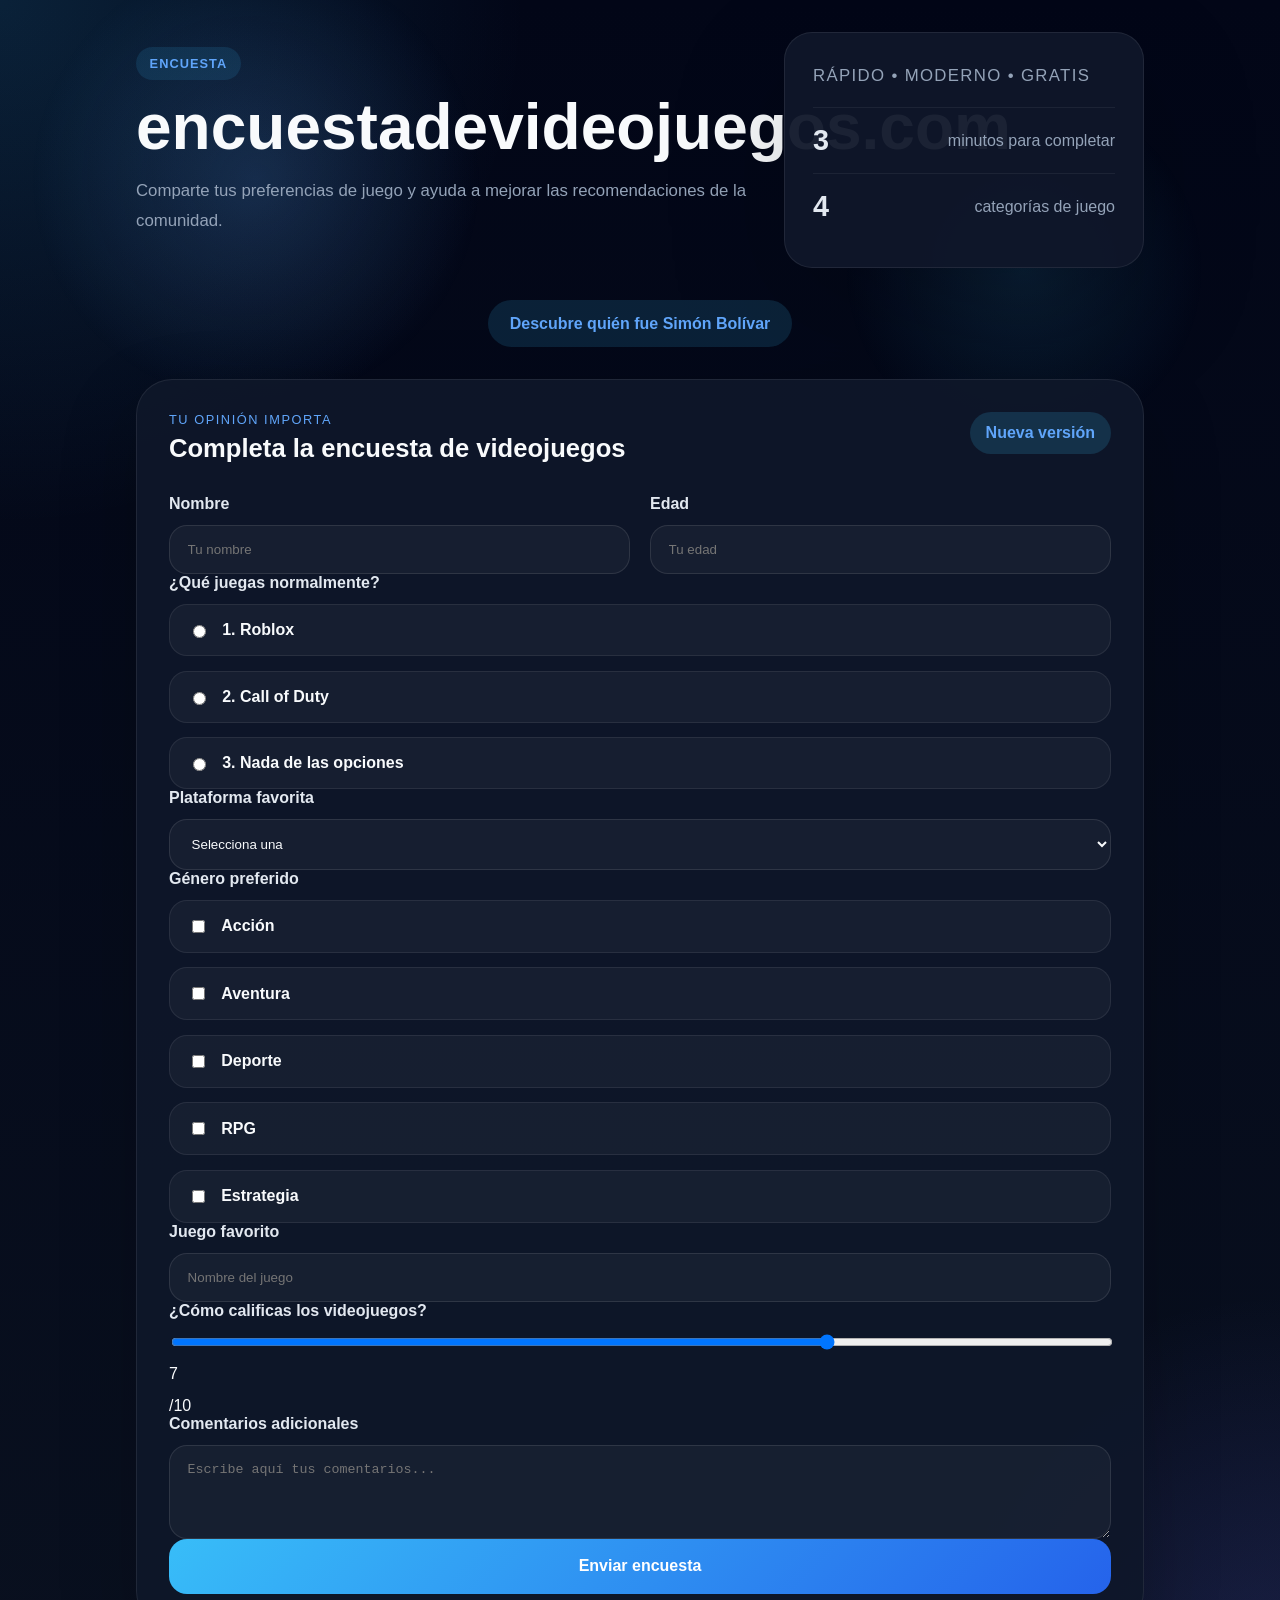
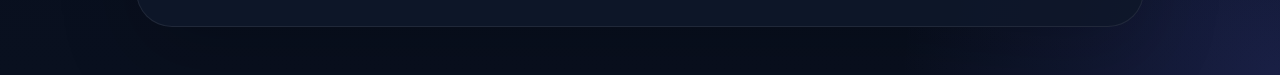
<file: index.html>
<!DOCTYPE html>
<html lang="es">
<head>
  <meta charset="UTF-8">
  <meta name="viewport" content="width=device-width, initial-scale=1.0, viewport-fit=cover">
  <meta name="theme-color" content="#020617">
  <meta name="mobile-web-app-capable" content="yes">
  <title>encuestadevideojuegos.com</title>
  <link rel="stylesheet" href="styles.css">
</head>
<body>
  <div class="page-shell">
    <header class="hero">
      <div class="hero-copy">
        <span class="badge">Encuesta</span>
        <h1>encuestadevideojuegos.com</h1>
        <p>Comparte tus preferencias de juego y ayuda a mejorar las recomendaciones de la comunidad.</p>
      </div>
      <div class="hero-preview">
        <div class="preview-card">
          <p class="preview-label">Rápido • Moderno • Gratis</p>
          <div class="preview-stat">
            <strong>3</strong>
            <span>minutos para completar</span>
          </div>
          <div class="preview-stat">
            <strong>4</strong>
            <span>categorías de juego</span>
          </div>
        </div>
      </div>
    </header>

    <div class="page-link">
      <a href="bolivar/bolivar.html">Descubre quién fue Simón Bolívar</a>
    </div>

    <main class="content">
      <section class="survey-card">
        <div class="survey-header">
          <div>
            <p class="eyebrow">Tu opinión importa</p>
            <h2>Completa la encuesta de videojuegos</h2>
          </div>
          <div class="survey-tag">Nueva versión</div>
        </div>

        <form id="surveyForm">
          <div class="form-grid">
            <div class="field">
              <label for="nombre">Nombre</label>
              <input type="text" id="nombre" name="nombre" placeholder="Tu nombre" required>
            </div>

            <div class="field">
              <label for="edad">Edad</label>
              <input type="number" id="edad" name="edad" placeholder="Tu edad" min="10" max="100" required>
            </div>
          </div>

          <div class="field">
            <label>¿Qué juegas normalmente?</label>
            <div class="option-grid">
              <label class="option-card"><input type="radio" name="normalmente" value="Roblox" required><span>1. Roblox</span></label>
              <label class="option-card"><input type="radio" name="normalmente" value="Call of Duty"><span>2. Call of Duty</span></label>
              <label class="option-card"><input type="radio" name="normalmente" value="Nada de las opciones"><span>3. Nada de las opciones</span></label>
            </div>
          </div>

          <div class="field">
            <label for="plataforma">Plataforma favorita</label>
            <select id="plataforma" name="plataforma" required>
              <option value="">Selecciona una</option>
              <option value="PC">PC</option>
              <option value="Consola">Consola</option>
              <option value="Móvil">Móvil</option>
              <option value="VR">Realidad virtual</option>
            </select>
          </div>

          <div class="field">
            <label>Género preferido</label>
            <div class="option-grid">
              <label class="option-card"><input type="checkbox" name="genero" value="Acción"><span>Acción</span></label>
              <label class="option-card"><input type="checkbox" name="genero" value="Aventura"><span>Aventura</span></label>
              <label class="option-card"><input type="checkbox" name="genero" value="Deporte"><span>Deporte</span></label>
              <label class="option-card"><input type="checkbox" name="genero" value="RPG"><span>RPG</span></label>
              <label class="option-card"><input type="checkbox" name="genero" value="Estrategia"><span>Estrategia</span></label>
            </div>
          </div>

          <div class="field">
            <label for="juego">Juego favorito</label>
            <input type="text" id="juego" name="juego" placeholder="Nombre del juego" required>
          </div>

          <div class="field range-field">
            <label for="rating">¿Cómo calificas los videojuegos?</label>
            <div class="range-control">
              <input type="range" id="rating" name="rating" min="0" max="10" value="7">
              <span id="ratingValue">7</span>/10
            </div>
          </div>

          <div class="field">
            <label for="comentarios">Comentarios adicionales</label>
            <textarea id="comentarios" name="comentarios" rows="4" placeholder="Escribe aquí tus comentarios..."></textarea>
          </div>

          <button type="submit">Enviar encuesta</button>
        </form>

        <div id="result" class="result hidden">
          <h2>Gracias por participar</h2>
          <p id="resultText"></p>
        </div>
      </section>
    </main>
  </div>

  <script src="script.js"></script>
</body>
</html>
</file>
<file: styles.css>
:root {
  --bg: #020617;
  --surface: rgba(15, 23, 42, 0.92);
  --surface-strong: rgba(15, 23, 42, 0.98);
  --surface-soft: rgba(255, 255, 255, 0.08);
  --accent: #60a5fa;
  --accent-strong: #38bdf8;
  --text: #f8fafc;
  --muted: #94a3b8;
  --border: rgba(148, 163, 184, 0.16);
}

* {
  box-sizing: border-box;
}

html {
  scroll-behavior: smooth;
}

body {
  margin: 0;
  min-height: 100vh;
  font-family: Roboto, Arial, system-ui, sans-serif;
  background: radial-gradient(circle at top left, rgba(56, 189, 248, 0.15), transparent 25%),
    radial-gradient(circle at bottom right, rgba(99, 102, 241, 0.18), transparent 18%),
    linear-gradient(180deg, #020617 0%, #09101f 100%);
  color: var(--text);
}

body::before {
  content: "";
  position: fixed;
  inset: 0;
  background: radial-gradient(circle at 20% 20%, rgba(96, 165, 250, 0.18), transparent 18%),
    radial-gradient(circle at 80% 30%, rgba(56, 189, 248, 0.12), transparent 15%);
  pointer-events: none;
}

.page-shell {
  position: relative;
  max-width: 1040px;
  margin: 0 auto;
  padding: 2rem 1rem 3rem;
}

.hero {
  display: grid;
  gap: 1.75rem;
  grid-template-columns: 1.4fr 1fr;
  align-items: center;
  margin-bottom: 2rem;
}

.hero-copy {
  max-width: 620px;
}

.badge {
  display: inline-flex;
  align-items: center;
  gap: 0.5rem;
  padding: 0.55rem 0.85rem;
  border-radius: 999px;
  background: rgba(56, 189, 248, 0.12);
  color: var(--accent);
  text-transform: uppercase;
  letter-spacing: 0.08em;
  font-size: 0.8rem;
  font-weight: 700;
}

.hero h1 {
  margin: 1rem 0 1rem;
  font-size: clamp(2.5rem, 5vw, 4rem);
  line-height: 0.98;
}

.hero p {
  max-width: 640px;
  font-size: 1.05rem;
  color: var(--muted);
  line-height: 1.8;
}

.hero-preview {
  display: grid;
  gap: 1rem;
}

.preview-card {
  padding: 1.75rem;
  border-radius: 28px;
  background: rgba(15, 23, 42, 0.95);
  border: 1px solid rgba(255, 255, 255, 0.08);
  box-shadow: 0 40px 120px rgba(0, 0, 0, 0.18);
}

.preview-label {
  margin: 0 0 1rem;
  font-size: 0.95rem;
  letter-spacing: 0.08em;
  text-transform: uppercase;
  color: var(--accent);
}

.preview-stat {
  display: flex;
  justify-content: space-between;
  gap: 1rem;
  padding: 1rem 0;
  border-top: 1px solid rgba(255, 255, 255, 0.06);
}

.preview-stat strong {
  font-size: 1.8rem;
  display: block;
  color: #e2e8f0;
}

.preview-stat span {
  color: var(--muted);
  align-self: center;
}

.content {
  display: grid;
  gap: 1.5rem;
}

.survey-card {
  padding: 2rem;
  border-radius: 36px;
  background: rgba(15, 23, 42, 0.92);
  border: 1px solid rgba(255, 255, 255, 0.08);
  box-shadow: 0 28px 80px rgba(0, 0, 0, 0.2);
}

.survey-header {
  display: flex;
  justify-content: space-between;
  align-items: flex-start;
  gap: 1rem;
  margin-bottom: 2rem;
}

.eyebrow {
  margin: 0 0 0.45rem;
  text-transform: uppercase;
  letter-spacing: 0.12em;
  color: var(--accent);
  font-size: 0.8rem;
}

.survey-header h2 {
  margin: 0;
  font-size: clamp(1.6rem, 2vw, 2.2rem);
}

.survey-tag {
  padding: 0.75rem 1rem;
  border-radius: 999px;
  background: rgba(56, 189, 248, 0.16);
  color: var(--accent);
  font-weight: 700;
  white-space: nowrap;
}

.form-grid {
  display: grid;
  grid-template-columns: repeat(2, minmax(0, 1fr));
  gap: 1.25rem;
}

.field {
  display: grid;
  gap: 0.75rem;
}

label {
  font-weight: 600;
  color: #e2e8f0;
}

input[type="text"],
input[type="number"],
select,
textarea {
  width: 100%;
  min-height: 3rem;
  padding: 1rem 1.1rem;
  border-radius: 18px;
  border: 1px solid rgba(255, 255, 255, 0.1);
  background: rgba(255, 255, 255, 0.04);
  color: var(--text);
  outline: none;
  transition: border-color 0.2s ease, box-shadow 0.2s ease;
}

input[type="text"]:focus,
input[type="number"]:focus,
select:focus,
textarea:focus {
  border-color: rgba(56, 189, 248, 0.6);
  box-shadow: 0 0 0 4px rgba(56, 189, 248, 0.12);
}

input[type="range"] {
  width: 100%;
}

.range-field {
  grid-column: 1 / -1;
}

.range-control {
  display: grid;
  gap: 0.85rem;
}

.option-grid {
  display: grid;
  gap: 0.9rem;
}

.option-card {
  display: flex;
  align-items: center;
  gap: 0.85rem;
  padding: 1rem 1.1rem;
  border-radius: 18px;
  border: 1px solid rgba(255, 255, 255, 0.08);
  background: rgba(255, 255, 255, 0.04);
  color: var(--text);
  cursor: pointer;
  transition: transform 0.2s ease, border-color 0.2s ease, background 0.2s ease;
}

.option-card:hover {
  transform: translateY(-1px);
  border-color: rgba(56, 189, 248, 0.3);
  background: rgba(56, 189, 248, 0.08);
}

.option-card input {
  accent-color: #60a5fa;
}

button {
  width: 100%;
  padding: 1.15rem 1.2rem;
  border: none;
  border-radius: 18px;
  background: linear-gradient(135deg, #38bdf8, #2563eb);
  color: white;
  font-size: 1rem;
  font-weight: 700;
  cursor: pointer;
  transition: transform 0.2s ease, box-shadow 0.2s ease;
}

button:hover {
  transform: translateY(-2px);
  box-shadow: 0 20px 35px rgba(56, 189, 248, 0.25);
}

.result {
  margin-top: 1.75rem;
  padding: 1.75rem;
  border-radius: 24px;
  background: rgba(59, 130, 246, 0.08);
  border: 1px solid rgba(56, 189, 248, 0.18);
}

.result h2 {
  margin-top: 0;
}

.page-link {
  display: flex;
  justify-content: center;
  margin: 1rem auto 2rem;
}

.page-link a {
  display: inline-flex;
  padding: 0.9rem 1.35rem;
  border-radius: 999px;
  background: rgba(56, 189, 248, 0.14);
  color: var(--accent);
  text-decoration: none;
  font-weight: 700;
  transition: transform 0.2s ease, background-color 0.2s ease;
}

.page-link a:hover {
  transform: translateY(-1px);
  background: rgba(56, 189, 248, 0.2);
}

.hidden {
  display: none;
}

@media (max-width: 900px) {
  .hero {
    grid-template-columns: 1fr;
  }

  .hero-preview {
    display: none;
  }

  .form-grid {
    grid-template-columns: 1fr;
  }
}

@media (max-width: 640px) {
  .page-shell {
    padding: 1rem 0.75rem 1.75rem;
  }

  .hero h1 {
    font-size: 2.4rem;
  }

  .hero p,
  .preview-label,
  .survey-header h2,
  .info-card p,
  .timeline-item p,
  .quote-card {
    font-size: 0.98rem;
  }

  .survey-card {
    border-radius: 24px;
    padding: 1.5rem;
  }

  .option-card {
    padding: 1rem;
  }

  button {
    padding: 1.1rem 1.2rem;
  }
}
</file>
